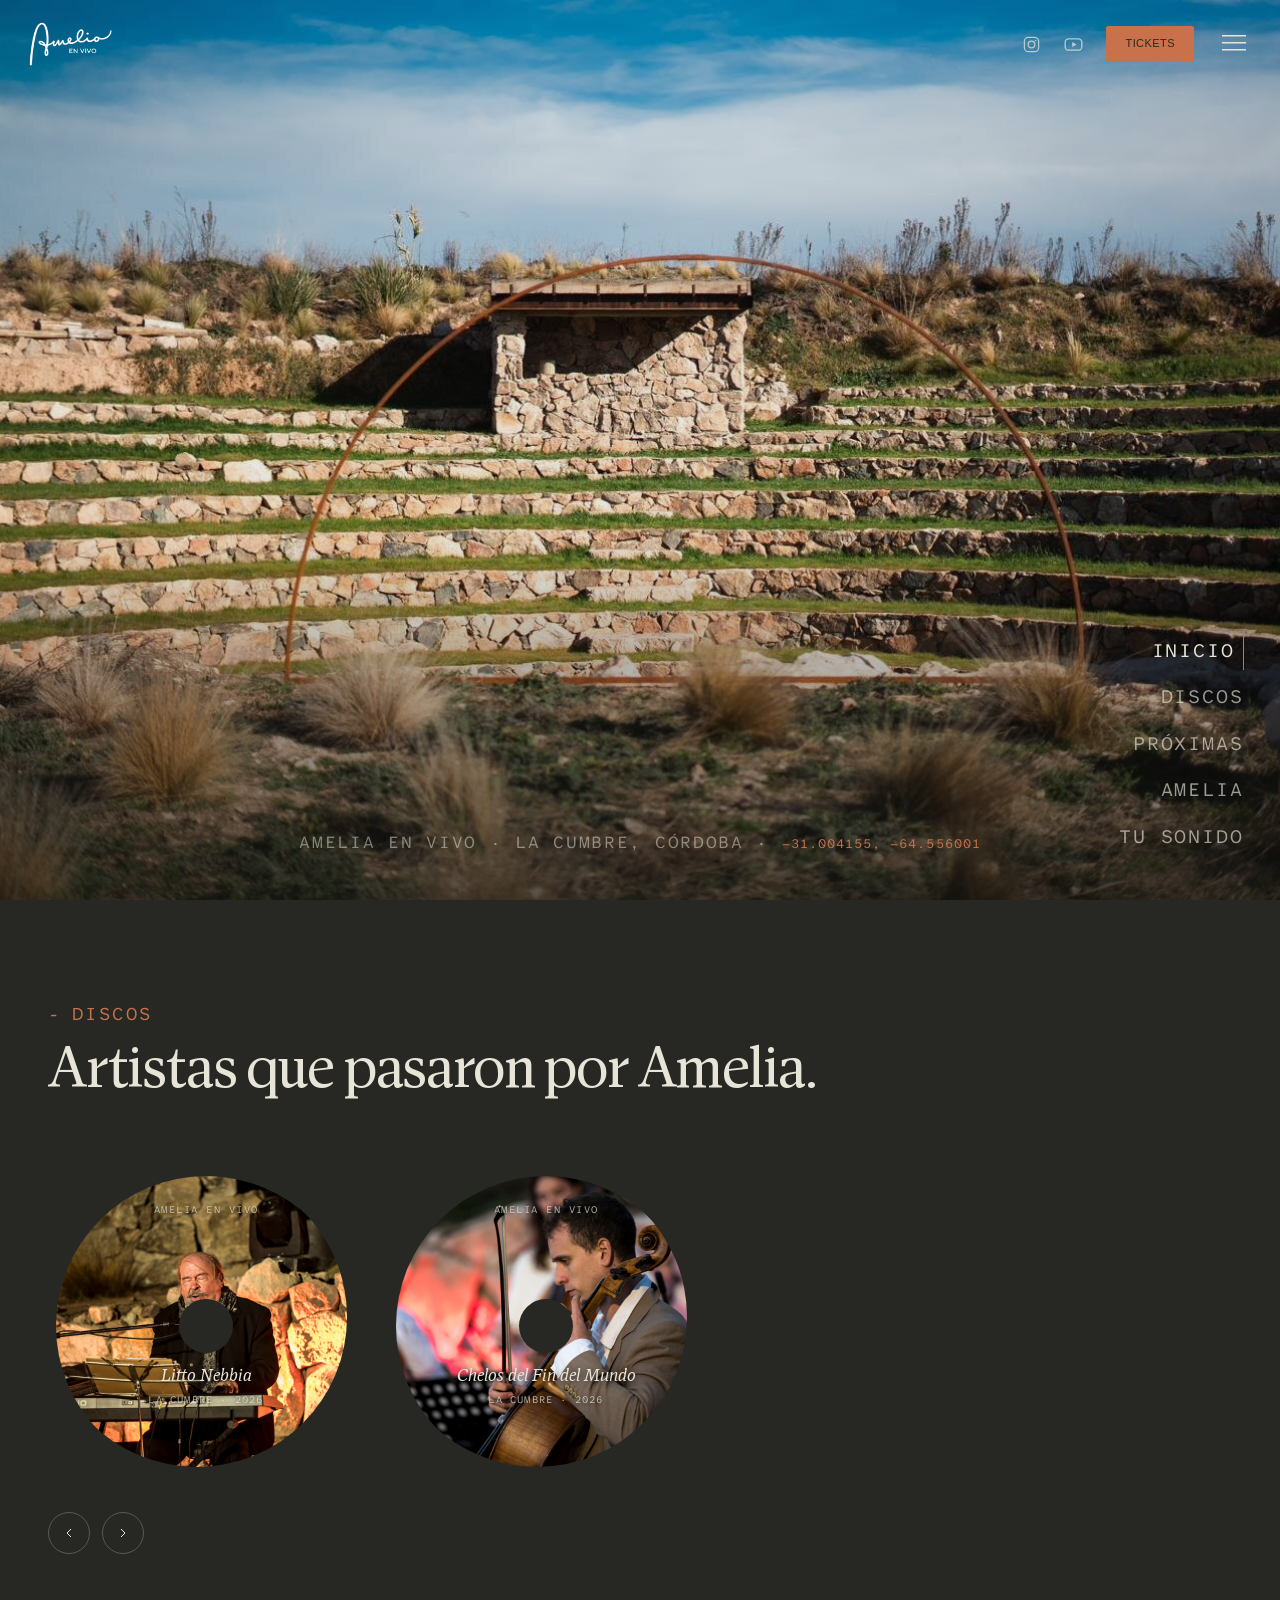
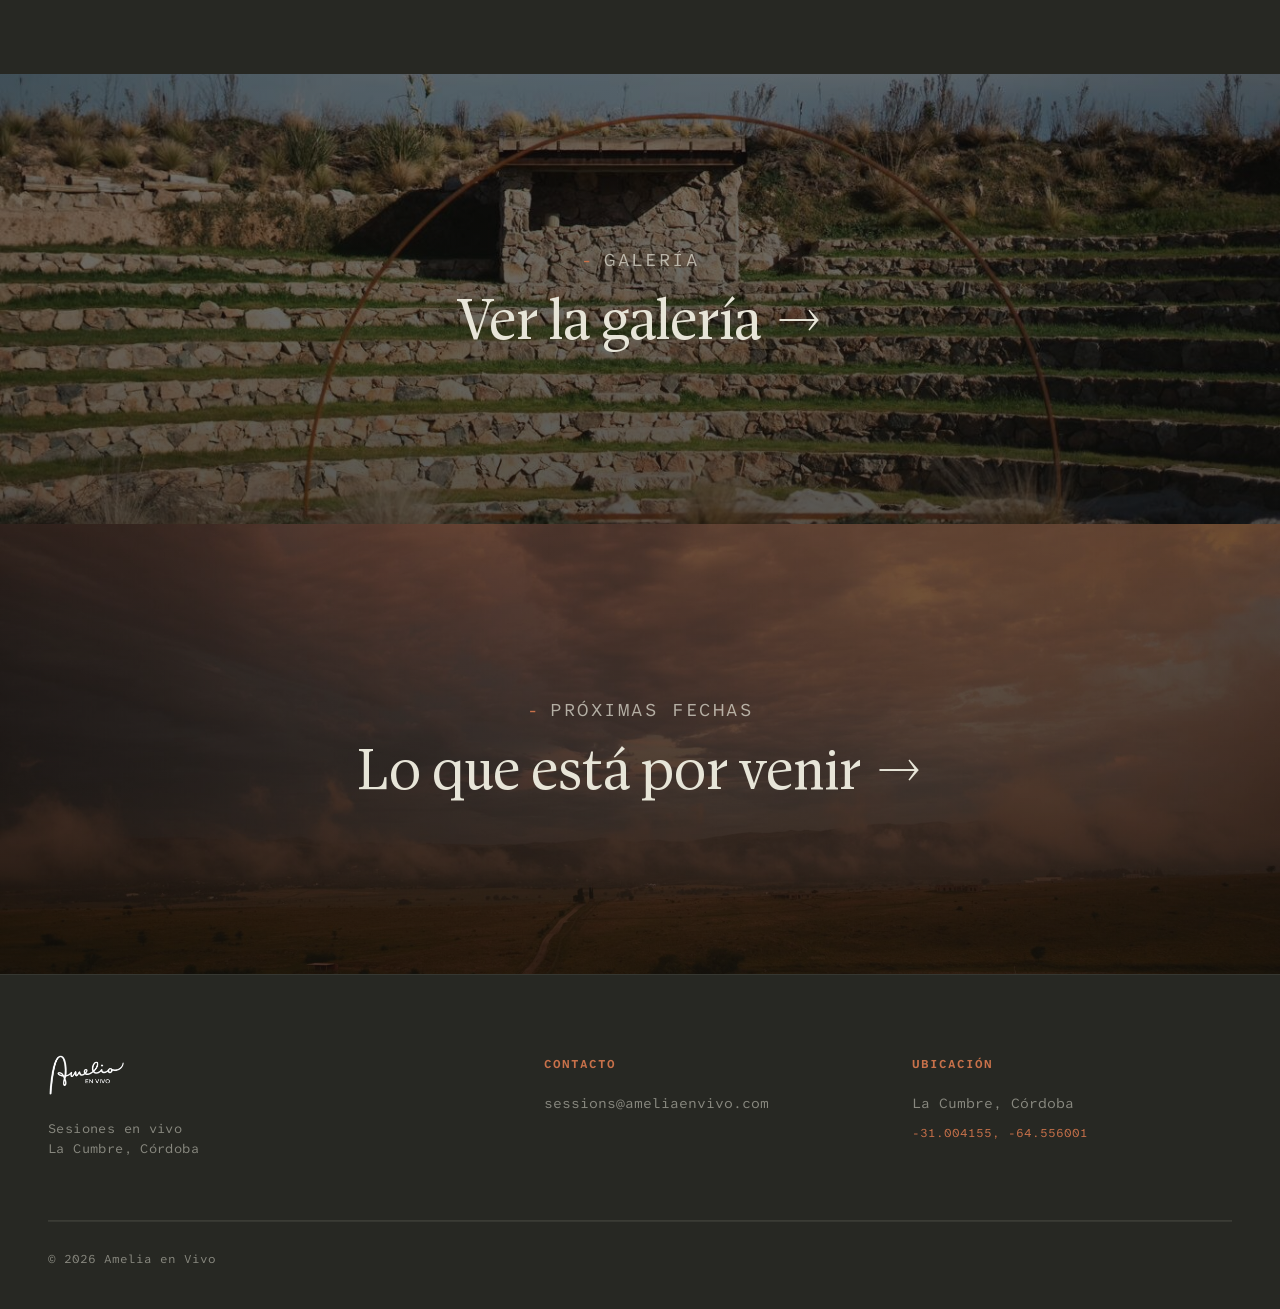
<file: web/index.html>
<!DOCTYPE html>
<html lang="es">
<head>
<meta charset="UTF-8">
<meta name="viewport" content="width=device-width, initial-scale=1.0">
<title>Amelia en Vivo · La Cumbre, Córdoba</title>
<meta name="description" content="Amelia en Vivo. Música en vivo, de cerca. La Cumbre, Córdoba.">
<link rel="icon" type="image/x-icon" href="images/favicon.ico">
<link rel="icon" type="image/png" sizes="512x512" href="images/favicon-512.png">
<link rel="icon" type="image/png" sizes="192x192" href="images/favicon-192.png">
<link rel="apple-touch-icon" sizes="512x512" href="images/favicon-512.png">
<link rel="preconnect" href="https://fonts.googleapis.com">
<link rel="preconnect" href="https://fonts.gstatic.com" crossorigin>
<link rel="stylesheet" href="https://fonts.googleapis.com/css2?family=Atkinson+Hyperlegible+Mono:ital,wght@0,100..900;1,100..900&display=swap">
<link rel="stylesheet" href="css/styles.css">
</head>
<body>
<nav class="nav-colors">
  <a href="index.html" class="nav-colors-logo">
    <img src="images/logo-amelia.png" alt="Amelia en Vivo" style="height:44px;width:auto;">
  </a>
  <div class="nav-colors-right">
    <a href="https://www.instagram.com/ameliaenvivo/" target="_blank" rel="noopener" class="nav-colors-social" aria-label="Instagram">
      <svg width="19" height="19" viewBox="0 0 24 24" fill="none" stroke="currentColor" stroke-width="1.5">
        <rect x="3" y="3" width="18" height="18" rx="5"/>
        <circle cx="12" cy="12" r="4.2"/>
        <circle cx="17.2" cy="6.8" r="0.9" fill="currentColor" stroke="none"/>
      </svg>
    </a>
    <a href="https://www.youtube.com/@AmeliaEnVivo" target="_blank" rel="noopener" class="nav-colors-social" aria-label="YouTube">
      <svg width="21" height="21" viewBox="0 0 24 24" fill="none" stroke="currentColor" stroke-width="1.5">
        <rect x="2.5" y="5.5" width="19" height="13" rx="4"/>
        <path d="M10.5 9.2l5 2.8-5 2.8z" fill="currentColor" stroke="none"/>
      </svg>
    </a>
    <a href="future-sounds.html" class="btn btn-solid nav-colors-tickets">Tickets</a>
    <button class="nav-colors-burger" aria-label="Menú" id="menuOpen">
      <svg width="24" height="16" viewBox="0 0 24 16" fill="none">
        <rect y="0" width="24" height="1.5" fill="currentColor"/>
        <rect y="7" width="24" height="1.5" fill="currentColor"/>
        <rect y="14" width="24" height="1.5" fill="currentColor"/>
      </svg>
    </button>
  </div>
</nav>

<!-- OVERLAY MENU -->
<div class="menu-overlay" id="menuOverlay">
  <div class="menu-overlay-inner">
    <div class="menu-overlay-top">
      <a href="index.html" class="menu-overlay-logo">
        <img src="images/logo-amelia.png" alt="Amelia en Vivo" style="height:44px;width:auto;">
      </a>
      <button class="menu-overlay-close" id="menuClose" aria-label="Cerrar">
        <svg width="20" height="20" viewBox="0 0 20 20" fill="none">
          <path d="M2 2l16 16M18 2L2 18" stroke="currentColor" stroke-width="1.5"/>
        </svg>
      </button>
    </div>
    <nav class="menu-overlay-nav">
      <a href="index.html" class="menu-overlay-link" data-page="index.html">Inicio</a>
      <a href="#discos" class="menu-overlay-link">Discos</a>
      <a href="about.html" class="menu-overlay-link" data-page="about.html">Amelia</a>
      <a href="future-sounds.html" class="menu-overlay-link" data-page="future-sounds.html">Próximas Sesiones</a>
      <a href="your-sound.html" class="menu-overlay-link" data-page="your-sound.html">Tu Sonido</a>
    </nav>
    <div class="menu-overlay-secondary">
      <a href="your-sound.html" class="menu-overlay-cta">Mandá tu demo <span>→</span></a>
      <p class="menu-overlay-cta-sub">Para tener chances de tocar en Amelia</p>
    </div>
    <div class="menu-overlay-bottom">
      <a href="mailto:sessions@ameliaenvivo.com">sessions@ameliaenvivo.com</a>
      <a href="https://instagram.com/ameliaenvivo" target="_blank" rel="noopener">Instagram</a>
    </div>
  </div>
</div>

<!-- HERO VIDEO -->
<header class="hero-colors">
  <div class="hero-colors-bg">
    <img src="images/amelia-31.jpg" alt="Anfiteatro de Amelia en Vivo">
    <div class="hero-colors-overlay"></div>
  </div>

  <nav class="hero-cats">
    <a href="index.html" class="hero-cat active">Inicio</a>
    <a href="#discos" class="hero-cat">Discos</a>
    <a href="future-sounds.html" class="hero-cat">Próximas</a>
    <a href="about.html" class="hero-cat">Amelia</a>
    <a href="your-sound.html" class="hero-cat">Tu Sonido</a>
  </nav>

  <div class="hero-tagline">Amelia en Vivo · La Cumbre, Córdoba · <a href="https://www.google.com/maps/place/Amelia+La+Cumbre/@-31.0041527,-64.5572885,489m/data=!3m1!1e3!4m12!1m5!3m4!2zMzHCsDAwJzE1LjAiUyA2NMKwMzMnMjEuNiJX!8m2!3d-31.004155!4d-64.556001!3m5!1s0x942d9bf448ba1163:0xab26588932212530!8m2!3d-31.0029512!4d-64.556403!16s%2Fg%2F11rp_4b8sm" target="_blank" rel="noopener" class="hero-gps">−31.004155, −64.556001</a></div>
</header>

<!-- DISCOS -->
<section class="bg-black section-pad-lg reveal" id="discos">
  <div class="wrap">
    <div class="section-head-editorial">
      <div class="eyebrow">Discos</div>
      <h2 class="display-title" style="font-size:clamp(30px,4.6vw,62px);">Artistas que pasaron por Amelia.</h2>
    </div>

    <div class="carousel-wrap">
      <div class="carousel">

        <a href="https://www.youtube.com/watch?v=dd43VsST92w" class="cd-card" target="_blank" rel="noopener">
          <div class="cd-disc">
            <div class="cd-label-top">Amelia en vivo</div>
            <img src="images/cd-litto-nebbia.jpg" alt="Litto Nebbia en Amelia en Vivo">
            <div class="cd-overlay-info">
              <div class="cd-overlay-artist">Litto Nebbia</div>
              <div class="cd-overlay-date">La Cumbre · 2026</div>
            </div>
            <div class="cd-hole"></div>
            <div class="cd-play">
              <svg width="18" height="18" viewBox="0 0 24 24" fill="currentColor"><path d="M8 5v14l11-7z"/></svg>
            </div>
          </div>
        </a>

        <a href="https://www.youtube.com/watch?v=DNkb3WUBo3c" class="cd-card" target="_blank" rel="noopener">
          <div class="cd-disc">
            <div class="cd-label-top">Amelia en vivo</div>
            <img src="images/cd-chelos-fin-del-mundo.jpg" alt="Chelos del Fin del Mundo en Amelia en Vivo">
            <div class="cd-overlay-info">
              <div class="cd-overlay-artist">Chelos del Fin del Mundo</div>
              <div class="cd-overlay-date">La Cumbre · 2026</div>
            </div>
            <div class="cd-hole"></div>
            <div class="cd-play">
              <svg width="18" height="18" viewBox="0 0 24 24" fill="currentColor"><path d="M8 5v14l11-7z"/></svg>
            </div>
          </div>
        </a>

      </div>
      <div class="carousel-nav">
        <button class="c-prev" aria-label="Anterior"><svg width="16" height="16" viewBox="0 0 24 24" fill="none" stroke="currentColor" stroke-width="1.5"><path d="M15 18l-6-6 6-6"/></svg></button>
        <button class="c-next" aria-label="Siguiente"><svg width="16" height="16" viewBox="0 0 24 24" fill="none" stroke="currentColor" stroke-width="1.5"><path d="M9 18l6-6-6-6"/></svg></button>
      </div>
    </div>
  </div>
</section>

<!-- GALERÍA (banda) -->
<a href="about.html#galeria" class="galeria-band reveal">
  <img src="images/amelia-31.jpg" alt="Amelia en Vivo" loading="lazy" decoding="async">
  <div class="galeria-band-overlay"></div>
  <div class="galeria-band-text">
    <div class="eyebrow" style="justify-content:center;color:rgba(231,229,216,0.7);">Galería</div>
    <span class="galeria-band-cta">Ver la galería <span>→</span></span>
  </div>
</a>

<!-- PRÓXIMAS FECHAS -->
<a href="future-sounds.html" class="galeria-band reveal">
  <img src="images/atardecer-04.jpg" alt="Próximas sesiones en Amelia en Vivo" loading="lazy" decoding="async">
  <div class="galeria-band-overlay"></div>
  <div class="galeria-band-text">
    <div class="eyebrow" style="justify-content:center;color:rgba(231,229,216,0.7);">Próximas fechas</div>
    <span class="galeria-band-cta">Lo que está por venir <span>→</span></span>
  </div>
</a>

<footer>
  <div class="wrap">
    <div class="footer-grid">
      <div>
        <div class="footer-logo"><img src="images/logo-amelia.png" alt="Amelia en Vivo" style="height:40px;width:auto;"></div>
        <p class="footer-tag">Sesiones en vivo<br>La Cumbre, Córdoba</p>
      </div>
      <div class="footer-col">
        <h4>Contacto</h4>
        <a href="mailto:sessions@ameliaenvivo.com">sessions@ameliaenvivo.com</a>
      </div>
      <div class="footer-col">
        <h4>Ubicación</h4>
        <p>La Cumbre, Córdoba</p>
        <a href="https://www.google.com/maps/place/Amelia+La+Cumbre/@-31.0041527,-64.5572885,489m/data=!3m1!1e3!4m12!1m5!3m4!2zMzHCsDAwJzE1LjAiUyA2NMKwMzMnMjEuNiJX!8m2!3d-31.004155!4d-64.556001!3m5!1s0x942d9bf448ba1163:0xab26588932212530!8m2!3d-31.0029512!4d-64.556403!16s%2Fg%2F11rp_4b8sm" target="_blank" rel="noopener" style="color:var(--accent);font-family:var(--mono);font-size:12px;">-31.004155, -64.556001</a>
      </div>
    </div>
    <div class="divider"></div>
    <div class="footer-bottom">
      <span>© 2026 Amelia en Vivo</span>
    </div>
  </div>
</footer>

<!-- LA CUMBRE GASTRONÓMICA (contenido de tercero) -->
<div class="lcg-modal-overlay" id="lcgModalOverlay">
  <div class="lcg-modal">
    <button class="lcg-modal-close" id="lcgModalClose" aria-label="Cerrar">
      <svg width="16" height="16" viewBox="0 0 20 20" fill="none">
        <path d="M2 2l16 16M18 2L2 18" stroke="currentColor" stroke-width="1.5"/>
      </svg>
    </button>
    <img src="images/lcg-triptico.jpg" alt="La Cumbre Gastronómica" class="lcg-modal-img" loading="lazy" decoding="async">
    <div class="lcg-modal-body">
      <p class="lcg-modal-title">El Foro Gastronómico más importante de Sudamérica. Un encuentro de Cocineros para cocineros.</p>
      <p class="lcg-modal-sub">27, 28 y 29 de octubre en Amelia. Organizado por La Cumbre Gastronómica.</p>
      <a href="https://www.instagram.com/lacumbregastronomica/" target="_blank" rel="noopener" class="lcg-modal-cta">Ver más en Instagram</a>
    </div>
  </div>
</div>

<script src="js/main.js"></script>
<script src="js/lcg-modal.js"></script>
</body>
</html>
</file>
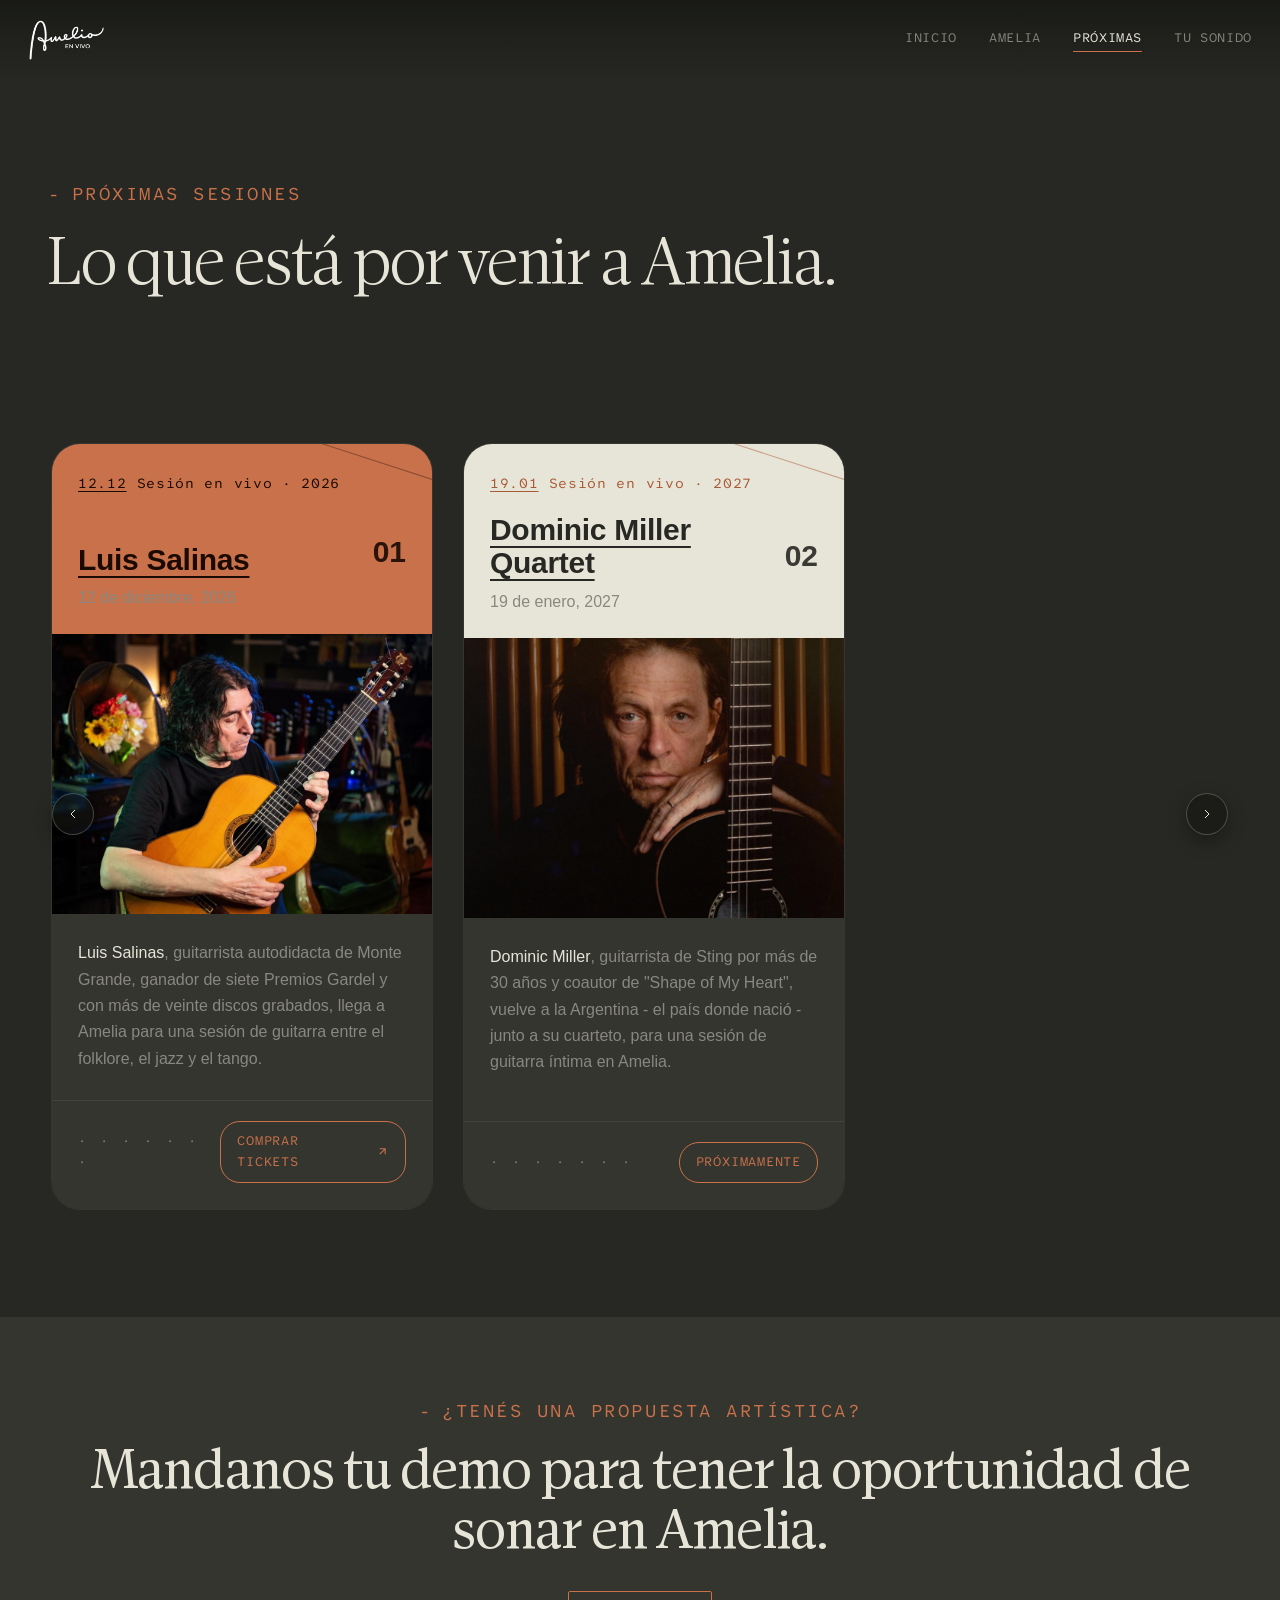
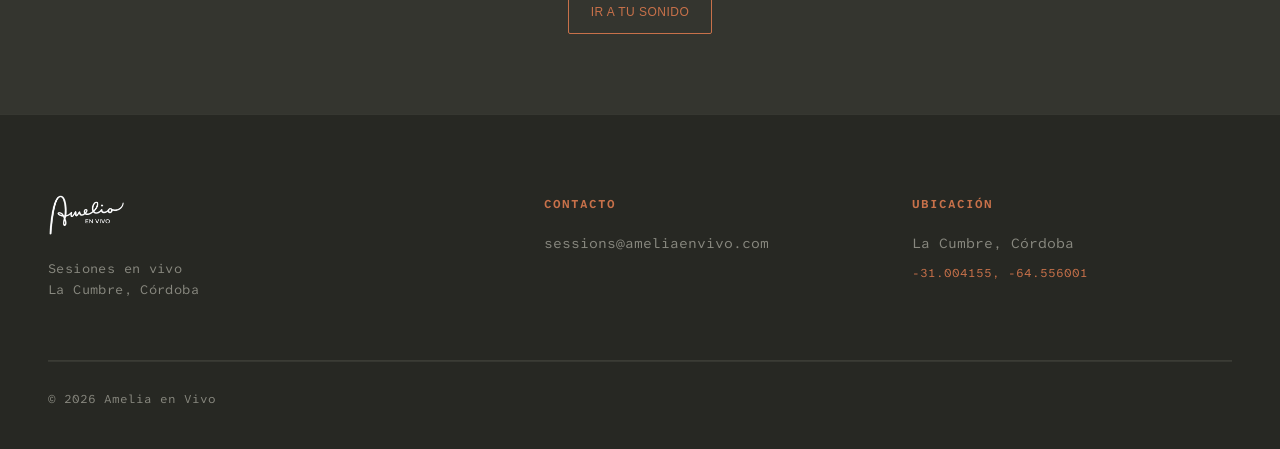
<file: web/future-sounds.html>
<!DOCTYPE html>
<html lang="es">
<head>
<meta charset="UTF-8">
<meta name="viewport" content="width=device-width, initial-scale=1.0">
<title>Próximas Sesiones · Amelia en Vivo</title>
<meta name="description" content="Próximas fechas en Amelia en Vivo: Luis Salinas, Dominic Miller Quartet.">
<link rel="icon" type="image/x-icon" href="images/favicon.ico">
<link rel="icon" type="image/png" sizes="512x512" href="images/favicon-512.png">
<link rel="icon" type="image/png" sizes="192x192" href="images/favicon-192.png">
<link rel="apple-touch-icon" sizes="512x512" href="images/favicon-512.png">
<link rel="preconnect" href="https://fonts.googleapis.com">
<link rel="preconnect" href="https://fonts.gstatic.com" crossorigin>
<link rel="stylesheet" href="https://fonts.googleapis.com/css2?family=Atkinson+Hyperlegible+Mono:ital,wght@0,100..900;1,100..900&display=swap">
<link rel="stylesheet" href="css/styles.css">
</head>
<body>
<nav class="nav-inner">
  <a href="index.html" class="nav-colors-logo">
    <img src="images/logo-amelia.png" alt="Amelia en Vivo" style="height:40px;width:auto;">
  </a>
  <div class="nav-inner-links">
    <a href="index.html" data-page="index.html">Inicio</a>
    <a href="about.html" data-page="about.html">Amelia</a>
    <a href="future-sounds.html" data-page="future-sounds.html" class="active">Próximas</a>
    <a href="your-sound.html" data-page="your-sound.html">Tu Sonido</a>
  </div>
</nav>

<header style="padding:180px 0 60px;background:var(--black);">
  <div class="wrap">
    <div class="eyebrow" style="color:var(--accent);">Próximas Sesiones</div>
    <h1 style="margin-top:18px;font-size:clamp(38px,6vw,68px);">Lo que está por venir a Amelia.</h1>
  </div>
</header>

<section class="bg-black section-pad-sm reveal">
  <div class="wrap">
    <div class="carousel-wrap fs-carousel-wrap">
    <div class="carousel fs-grid">

      <a href="https://feverup.com/m/845633" target="_blank" rel="noopener" class="fs-card fs-coral">
        <div class="fs-top">
          <div class="fs-diag"></div>
          <div class="fs-meta">
            <span class="fs-date">12.12</span>
            <span>Sesión en vivo · 2026</span>
          </div>
          <div class="fs-name-row">
            <h3>Luis Salinas</h3>
            <span class="fs-num">01</span>
          </div>
          <p class="fs-sub">12 de diciembre, 2026</p>
        </div>
        <div class="fs-img"><img src="images/artist-luis-salinas.jpg" alt="Luis Salinas"></div>
        <div class="fs-bio">
          <p><b>Luis Salinas</b>, guitarrista autodidacta de Monte Grande, ganador de siete Premios Gardel y con más de veinte discos grabados, llega a Amelia para una sesión de guitarra entre el folklore, el jazz y el tango.</p>
        </div>
        <div class="fs-bottom">
          <div class="fs-dots">&middot; &middot; &middot;  &middot; &middot;  &middot; &middot;</div>
          <div class="fs-ticket-btn"><span>Comprar tickets</span> <svg width="13" height="13" viewBox="0 0 24 24" fill="none" stroke="currentColor" stroke-width="2"><path d="M7 17L17 7M7 7h10v10"/></svg></div>
        </div>
      </a>

      <div class="fs-card fs-beige">
        <div class="fs-top">
          <div class="fs-diag"></div>
          <div class="fs-meta">
            <span class="fs-date">19.01</span>
            <span>Sesión en vivo · 2027</span>
          </div>
          <div class="fs-name-row">
            <h3>Dominic Miller<br>Quartet</h3>
            <span class="fs-num">02</span>
          </div>
          <p class="fs-sub">19 de enero, 2027</p>
        </div>
        <div class="fs-img"><img src="images/artist-dominic-miller.jpg" alt="Dominic Miller Quartet"></div>
        <div class="fs-bio">
          <p><b>Dominic Miller</b>, guitarrista de Sting por más de 30 años y coautor de "Shape of My Heart", vuelve a la Argentina - el país donde nació - junto a su cuarteto, para una sesión de guitarra íntima en Amelia.</p>
        </div>
        <div class="fs-bottom">
          <div class="fs-dots">&middot; &middot; &middot;  &middot; &middot;  &middot; &middot;</div>
          <div class="fs-ticket-btn"><span>Próximamente</span></div>
        </div>
      </div>

    </div>
    <div class="carousel-nav">
      <button class="c-prev" aria-label="Anterior"><svg width="16" height="16" viewBox="0 0 24 24" fill="none" stroke="currentColor" stroke-width="1.5"><path d="M15 18l-6-6 6-6"/></svg></button>
      <button class="c-next" aria-label="Siguiente"><svg width="16" height="16" viewBox="0 0 24 24" fill="none" stroke="currentColor" stroke-width="1.5"><path d="M9 18l6-6-6-6"/></svg></button>
    </div>
    </div>
  </div>
</section>

<section class="bg-soft section-pad-sm reveal">
  <div class="wrap" style="text-align:center;">
    <p class="eyebrow" style="justify-content:center;">¿Tenés una propuesta artística?</p>
    <h2 style="margin-top:16px;">Mandanos tu demo para tener la oportunidad de sonar en Amelia.</h2>
    <a href="your-sound.html" class="btn" style="margin-top:28px;">Ir a Tu Sonido</a>
  </div>
</section>

<footer>
  <div class="wrap">
    <div class="footer-grid">
      <div>
        <div class="footer-logo"><img src="images/logo-amelia.png" alt="Amelia en Vivo" style="height:40px;width:auto;"></div>
        <p class="footer-tag">Sesiones en vivo<br>La Cumbre, Córdoba</p>
      </div>
      <div class="footer-col">
        <h4>Contacto</h4>
        <a href="mailto:sessions@ameliaenvivo.com">sessions@ameliaenvivo.com</a>
      </div>
      <div class="footer-col">
        <h4>Ubicación</h4>
        <p>La Cumbre, Córdoba</p>
        <a href="https://www.google.com/maps/place/Amelia+La+Cumbre/@-31.0041527,-64.5572885,489m/data=!3m1!1e3!4m12!1m5!3m4!2zMzHCsDAwJzE1LjAiUyA2NMKwMzMnMjEuNiJX!8m2!3d-31.004155!4d-64.556001!3m5!1s0x942d9bf448ba1163:0xab26588932212530!8m2!3d-31.0029512!4d-64.556403!16s%2Fg%2F11rp_4b8sm" target="_blank" rel="noopener" style="color:var(--accent);font-family:var(--mono);font-size:12px;">-31.004155, -64.556001</a>
      </div>
    </div>
    <div class="divider"></div>
    <div class="footer-bottom">
      <span>© 2026 Amelia en Vivo</span>
    </div>
  </div>
</footer>

<script src="js/main.js"></script>
</body>
</html>
</file>
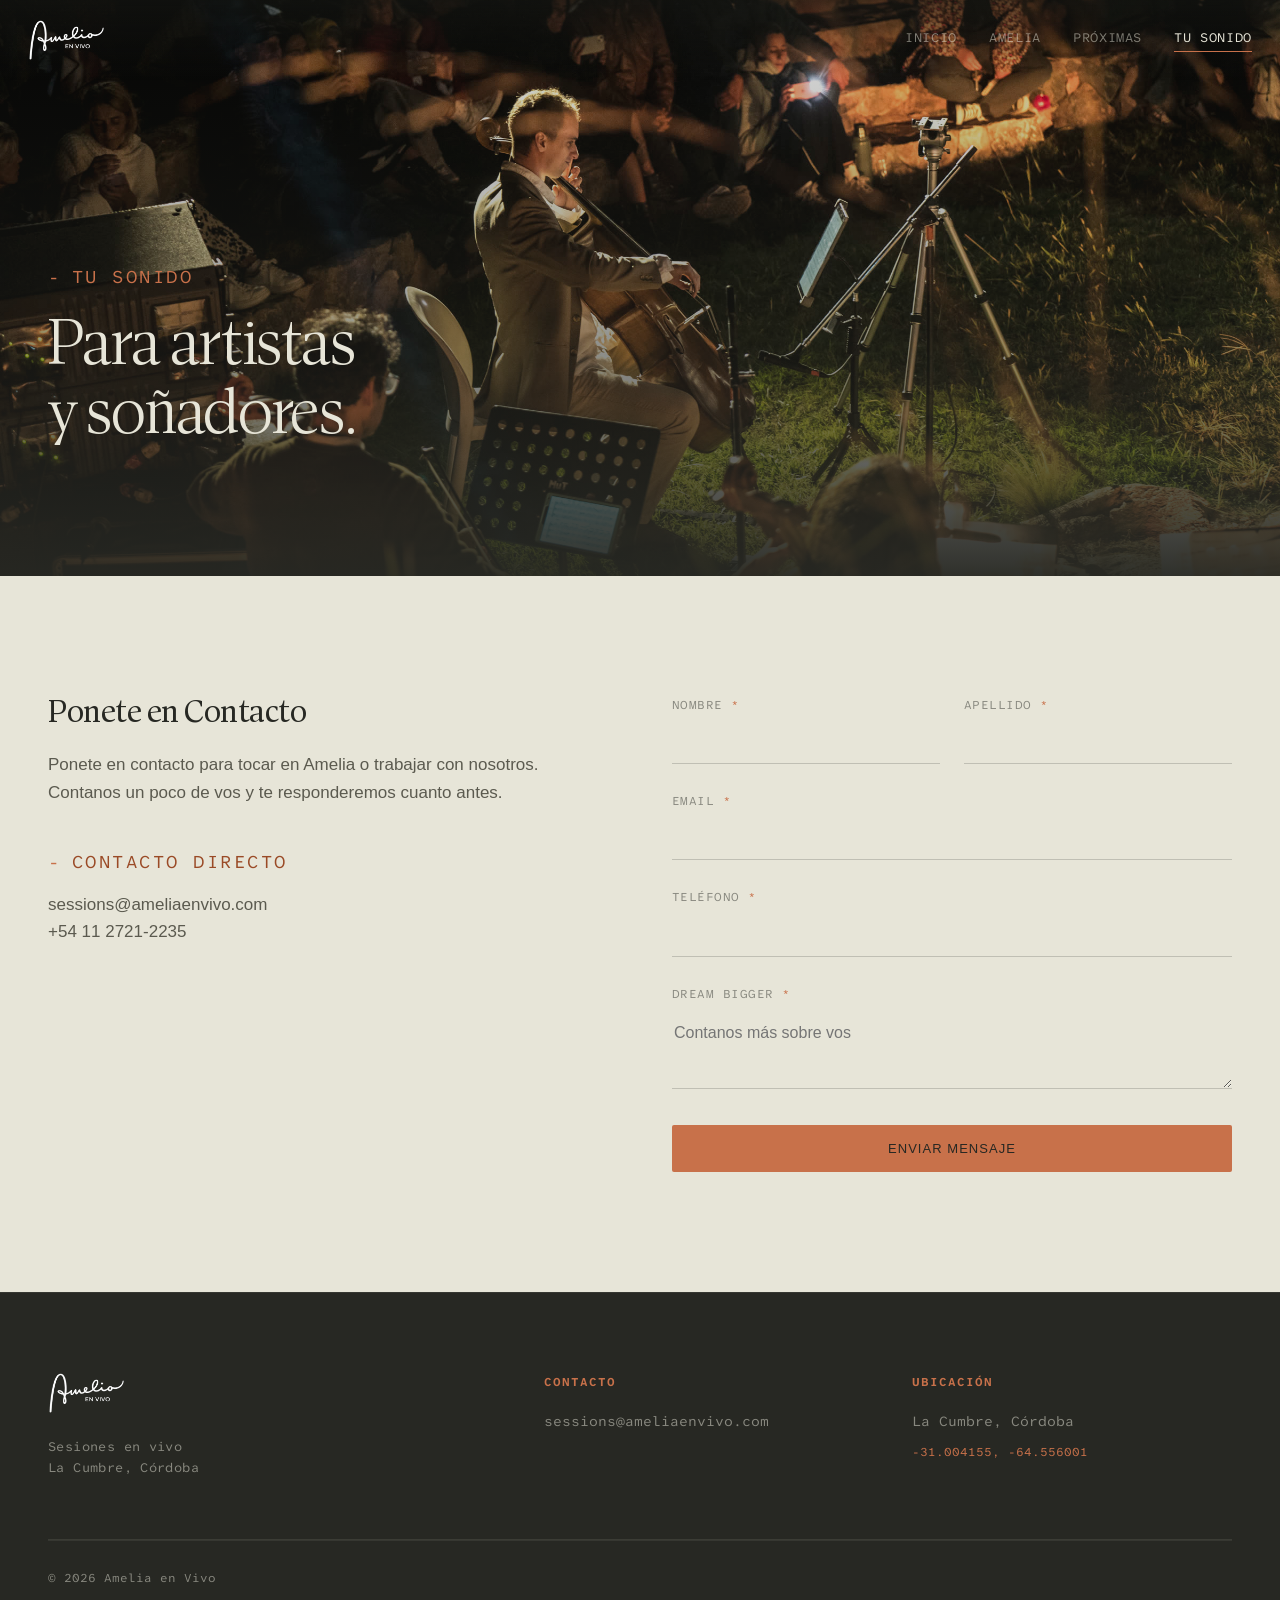
<file: web/your-sound.html>
<!DOCTYPE html>
<html lang="es">
<head>
<meta charset="UTF-8">
<meta name="viewport" content="width=device-width, initial-scale=1.0">
<title>Tu Sonido · Amelia en Vivo</title>
<meta name="description" content="Mandanos tu demo para tocar en Amelia en Vivo. La Cumbre, Córdoba.">
<link rel="icon" type="image/x-icon" href="images/favicon.ico">
<link rel="icon" type="image/png" sizes="512x512" href="images/favicon-512.png">
<link rel="icon" type="image/png" sizes="192x192" href="images/favicon-192.png">
<link rel="apple-touch-icon" sizes="512x512" href="images/favicon-512.png">
<link rel="preconnect" href="https://fonts.googleapis.com">
<link rel="preconnect" href="https://fonts.gstatic.com" crossorigin>
<link rel="stylesheet" href="https://fonts.googleapis.com/css2?family=Atkinson+Hyperlegible+Mono:ital,wght@0,100..900;1,100..900&display=swap">
<link rel="stylesheet" href="css/styles.css">
</head>
<body>
<nav class="nav-inner">
  <a href="index.html" class="nav-colors-logo">
    <img src="images/logo-amelia.png" alt="Amelia en Vivo" style="height:40px;width:auto;">
  </a>
  <div class="nav-inner-links">
    <a href="index.html" data-page="index.html">Inicio</a>
    <a href="about.html" data-page="about.html">Amelia</a>
    <a href="future-sounds.html" data-page="future-sounds.html">Próximas</a>
    <a href="your-sound.html" data-page="your-sound.html" class="active">Tu Sonido</a>
  </div>
</nav>




<header class="hero" style="min-height:64vh;">
  <div class="hero-bg" style="background-image:url('images/show-your-sound-bg.jpg'); background-position:center 40%;"></div>
  <div class="hero-content">
    <div class="eyebrow">Tu Sonido</div>
    <h1 style="font-size:clamp(34px,5.5vw,64px);">Para artistas<br>y soñadores.</h1>
  </div>
</header>

<section class="bg-beige section-pad">
  <div class="wrap">
    <div class="form-grid">
      <div>
        <h2 style="font-size:32px;">Ponete en Contacto</h2>
        <p style="margin-top:20px;font-size:17px;line-height:1.7;">Ponete en contacto para tocar en Amelia o trabajar con nosotros. Contanos un poco de vos y te responderemos cuanto antes.</p>

        <div class="eyebrow" style="margin-top:40px;margin-bottom:14px;color:#9a4a26;">Contacto directo</div>
        <p style="color:#5b5a4f;">sessions@ameliaenvivo.com<br>+54 11 2721-2235</p>
      </div>

      <form id="sound-form" action="https://formspree.io/f/mpqgqbpd" method="POST" novalidate>
        <div class="form-banner" id="form-banner"></div>

        <div class="field-row">
          <div class="field" data-field="firstName">
            <label>Nombre <span class="req">*</span></label>
            <input type="text" name="Nombre" style="color:#272823;border-color:rgba(39,40,35,0.2);">
            <div class="field-error-msg">Falta completar el nombre.</div>
          </div>
          <div class="field" data-field="lastName">
            <label>Apellido <span class="req">*</span></label>
            <input type="text" name="Apellido" style="color:#272823;border-color:rgba(39,40,35,0.2);">
            <div class="field-error-msg">Falta completar el apellido.</div>
          </div>
        </div>
        <div class="field" data-field="email">
          <label>Email <span class="req">*</span></label>
          <input type="email" name="Email" style="color:#272823;border-color:rgba(39,40,35,0.2);">
          <div class="field-error-msg">Falta un email válido.</div>
        </div>
        <div class="field" data-field="phone">
          <label>Teléfono <span class="req">*</span></label>
          <input type="tel" name="Teléfono" style="color:#272823;border-color:rgba(39,40,35,0.2);">
          <div class="field-error-msg">Falta completar el teléfono.</div>
        </div>
        <div class="field" data-field="message">
          <label>Dream Bigger <span class="req">*</span></label>
          <textarea rows="3" name="Mensaje" placeholder="Contanos más sobre vos" style="color:#272823;border-color:rgba(39,40,35,0.2);"></textarea>
          <div class="field-error-msg">Falta contarnos un poco de vos.</div>
        </div>
        <input type="hidden" name="_replyto" value="">
        <input type="hidden" name="_subject" value="Nuevo contacto desde ameliaenvivo.com">
        <button type="submit" class="submit-btn">Enviar mensaje</button>
      </form>
    </div>
  </div>
</section>

<footer>
  <div class="wrap">
    <div class="footer-grid">
      <div>
        <div class="footer-logo"><img src="images/logo-amelia.png" alt="Amelia en Vivo" style="height:40px;width:auto;"></div>
        <p class="footer-tag">Sesiones en vivo<br>La Cumbre, Córdoba</p>
      </div>
      <div class="footer-col">
        <h4>Contacto</h4>
        <a href="mailto:sessions@ameliaenvivo.com">sessions@ameliaenvivo.com</a>
      </div>
      <div class="footer-col">
        <h4>Ubicación</h4>
        <p>La Cumbre, Córdoba</p>
        <a href="https://www.google.com/maps/place/Amelia+La+Cumbre/@-31.0041527,-64.5572885,489m" target="_blank" rel="noopener" style="color:var(--accent);font-family:var(--mono);font-size:12px;">-31.004155, -64.556001</a>
      </div>
    </div>
    <div class="divider"></div>
    <div class="footer-bottom">
      <span>© 2026 Amelia en Vivo</span>
    </div>
  </div>
</footer>

<script src="js/main.js"></script>
</body>
</html>
</file>
<file: web/css/styles.css>
/* Fonts: Atkinson Hyperlegible Mono (libre, cargada via <link> en el <head>) + Antonia (licencia Atipo, cortes ópticos H1/H2/H3/Text) */

@font-face{
  font-family:'AntoniaH1';
  src:url('../fonts/AntoniaH1-Regular.woff2') format('woff2'),
      url('../fonts/AntoniaH1-Regular.woff') format('woff');
  font-weight:400;font-style:normal;font-display:swap;
}
@font-face{
  font-family:'AntoniaH1';
  src:url('../fonts/AntoniaH1-RegularItalic.woff2') format('woff2'),
      url('../fonts/AntoniaH1-RegularItalic.woff') format('woff');
  font-weight:400;font-style:italic;font-display:swap;
}
@font-face{
  font-family:'AntoniaH2';
  src:url('../fonts/AntoniaH2-Regular.woff2') format('woff2'),
      url('../fonts/AntoniaH2-Regular.woff') format('woff');
  font-weight:400;font-style:normal;font-display:swap;
}
@font-face{
  font-family:'AntoniaH2';
  src:url('../fonts/AntoniaH2-RegularItalic.woff2') format('woff2'),
      url('../fonts/AntoniaH2-RegularItalic.woff') format('woff');
  font-weight:400;font-style:italic;font-display:swap;
}
@font-face{
  font-family:'AntoniaH3';
  src:url('../fonts/AntoniaH3-Regular.woff2') format('woff2'),
      url('../fonts/AntoniaH3-Regular.woff') format('woff');
  font-weight:400;font-style:normal;font-display:swap;
}
@font-face{
  font-family:'AntoniaH3';
  src:url('../fonts/AntoniaH3-RegularItalic.woff2') format('woff2'),
      url('../fonts/AntoniaH3-RegularItalic.woff') format('woff');
  font-weight:400;font-style:italic;font-display:swap;
}
@font-face{
  font-family:'AntoniaText';
  src:url('../fonts/AntoniaText-Regular.woff2') format('woff2'),
      url('../fonts/AntoniaText-Regular.woff') format('woff');
  font-weight:400;font-style:normal;font-display:swap;
}
@font-face{
  font-family:'AntoniaText';
  src:url('../fonts/AntoniaText-RegularItalic.woff2') format('woff2'),
      url('../fonts/AntoniaText-RegularItalic.woff') format('woff');
  font-weight:400;font-style:italic;font-display:swap;
}

:root{
  --black: #272823;
  --black-soft: #34352f;
  --beige: #E7E5D8;
  --beige-deep: #DCD9C8;
  --gray: #88887F;
  --accent: #C8714A;   /* Terracota */
  --coral: #C8714A;   /* alias para compatibilidad */
  --accent-dark: #A85A35;  /* Terracota oscura */
  --coral-deep: #A85A35;  /* alias para compatibilidad */
  --green: #455B5C;
  --blue: #5E7F92;
  --mustard: #D9A458;
  --olive: #5C501C;    /* Oliva oficial brandbook */
  --blue-brand: #628599; /* Azul-gris oficial brandbook */
  --amber: #E7B05F;     /* Ámbar (reservado) */

  --serif: 'AntoniaH2', Georgia, serif;
  --serif-h1: 'AntoniaH1', Georgia, serif;
  --serif-h3: 'AntoniaH3', Georgia, serif;
  --serif-text: 'AntoniaText', Georgia, serif;
  --sans: 'Helvetica Neue', Helvetica, Arial, sans-serif;
  --mono: 'Atkinson Hyperlegible Mono', 'Courier New', monospace;

  --max: 1280px;
}

*{margin:0;padding:0;box-sizing:border-box;}

html{scroll-behavior:smooth;}

body{
  background:var(--black);
  color:var(--beige);
  font-family:var(--sans);
  font-size:17px;
  line-height:1.6;
  -webkit-font-smoothing:antialiased;
  overflow-x:hidden;
}

a{color:inherit;text-decoration:none;}

img{display:block;max-width:100%;}

.wrap{max-width:var(--max);margin:0 auto;padding:0 48px;}

/* ---------- Eyebrow / mono labels ---------- */
.eyebrow{
  font-family:var(--mono);
  font-size:18px;
  letter-spacing:0.14em;
  text-transform:uppercase;
  color:var(--accent);
  display:flex;
  align-items:center;
  gap:10px;
}
.eyebrow::before{
  content:'-';
  color:var(--accent);
  font-family:var(--mono);
  display:inline-block;
}

/* ---------- Headings ---------- */
h1,h2,h3{
  font-family:var(--serif);
  font-weight:400;
  line-height:1.08;
  letter-spacing:-0.01em;
}
h1{font-family:var(--serif-h1); font-size:clamp(44px,7.5vw,96px); letter-spacing:-0.02em;}
h2{font-size:clamp(32px,4.5vw,56px); letter-spacing:-0.015em;}
h3{font-family:var(--serif-h3); font-size:clamp(21px,2.4vw,30px);font-style:italic;font-weight:400;}

p{color:var(--gray);}
p.lead{font-size:20px;line-height:1.7;color:#C9C7B8; font-weight:300;}

/* ---------- Nav ---------- */
.nav{
  position:fixed;top:0;left:0;right:0;z-index:100;
  background:rgba(39,40,35,0.88);
  backdrop-filter:blur(10px);
  border-bottom:1px solid rgba(231,229,216,0.08);
}
.nav .wrap{
  display:grid;
  grid-template-columns:1fr auto 1fr;
  align-items:center;
  height:84px;
  gap:24px;
}
.nav-links{display:flex;gap:36px;align-items:center;}
.nav-links a{
  font-family:var(--sans);
  font-size:15px;
  letter-spacing:0.02em;
  color:var(--gray);
  position:relative;
  padding:6px 0;
  transition:color .25s ease;
}
.nav-links a:hover, .nav-links a.active{color:var(--beige);}
.nav-links a.active::after{
  content:'';
  position:absolute;left:0;bottom:-2px;
  width:100%;height:1px;
  background:var(--accent);
}
.nav-logo{
  display:flex;align-items:center;justify-content:center;
  padding:0 10px; /* área de protección: 1/5 de altura del logo (51px/5≈10px) */
}
.nav-logo svg{height:38px;width:auto;}
.nav-right-group{display:flex;align-items:center;justify-content:flex-end;gap:36px;}
.nav-right{display:flex;align-items:center;gap:24px;}
.icon-link{width:18px;height:18px;color:var(--gray);transition:color .2s;}
.icon-link:hover{color:var(--beige);}
.btn{
  font-family:var(--sans);
  font-size:12px;
  letter-spacing:0.04em;
  text-transform:uppercase;
  padding:11px 22px;
  border-radius:2px;
  border:1px solid var(--coral);
  color:var(--coral);
  background:transparent;
  cursor:pointer;
  transition:all .25s ease;
  display:inline-block;
}
.btn:hover{background:var(--accent);color:var(--black);}
.btn-solid{background:var(--accent);color:var(--black);}
.btn-solid:hover{background:var(--accent-dark);border-color:var(--accent-dark);color:#E7E5D8;}

.nav-toggle{display:none;background:none;border:none;color:var(--beige);cursor:pointer;}

/* ---------- Hero ---------- */
.hero{
  position:relative;
  min-height:100vh;
  display:flex;
  align-items:flex-end;
  overflow:hidden;
}
.hero-bg{
  position:absolute;inset:0;
  background-size:cover;
  background-position:center 30%;
  animation:slowzoom 26s ease-in-out infinite alternate;
}
@keyframes slowzoom{
  from{transform:scale(1);}
  to{transform:scale(1.06);}
}
.hero-bg::after{
  content:'';
  position:absolute;inset:0;
  background:linear-gradient(180deg, rgba(39,40,35,0.15) 0%, rgba(39,40,35,0.45) 55%, rgba(39,40,35,0.96) 100%);
}
.hero-content{
  position:relative;z-index:2;
  width:100%;
  padding:0 48px 100px;
  max-width:var(--max);
  margin:0 auto;
}
.hero h1{color:var(--beige);margin:18px 0 28px;max-width:880px;}
.hero-meta{
  display:flex;gap:40px;flex-wrap:wrap;
  font-family:var(--mono);font-size:13px;color:var(--gray);
  letter-spacing:0.03em;
}
.hero-meta strong{color:var(--beige);font-weight:500;}
.scroll-cue{
  position:absolute;bottom:36px;right:48px;z-index:2;
  font-family:var(--mono);font-size:11px;color:var(--gray);
  display:flex;flex-direction:column;align-items:center;gap:10px;
  letter-spacing:0.1em;text-transform:uppercase;
}
.scroll-cue .line{width:1px;height:36px;background:linear-gradient(var(--accent),transparent);animation:pulse 2s ease-in-out infinite;}
@keyframes pulse{0%,100%{opacity:.4;}50%{opacity:1;}}

/* ---------- Sections ---------- */
section{position:relative;}
.section-pad{padding:120px 0;}
.section-pad-sm{padding:80px 0;}
.bg-beige{background:var(--beige);color:var(--black);}
.bg-beige p{color:#5b5a4f;}
.bg-beige .eyebrow{color:var(--coral-deep);}
.bg-black{background:var(--black);}
.bg-soft{background:var(--black-soft);}

.section-head{margin-bottom:64px;max-width:680px;}
.section-head h2{margin-top:14px;}

/* ---------- Grid helpers ---------- */
.grid-2{display:grid;grid-template-columns:1fr 1fr;gap:64px;align-items:center;}
.grid-3{display:grid;grid-template-columns:repeat(3,1fr);gap:32px;}

/* ---------- About teaser (home) ---------- */
.about-teaser-img{position:relative;overflow:hidden;border-radius:2px;}
.about-teaser-img img,
.about-teaser-img video{width:100%;height:560px;object-fit:cover;object-position:center bottom;display:block;}
.about-teaser-img{cursor:pointer;}
.about-teaser-img .vid-play{
  position:absolute;top:50%;left:50%;
  width:74px;height:74px;margin:-37px 0 0 -37px;
  border-radius:50%;
  background:rgba(39,40,35,0.55);
  border:1px solid rgba(231,229,216,0.5);
  display:flex;align-items:center;justify-content:center;
  color:var(--beige);
  transition:all .25s ease;
  z-index:2;
  pointer-events:none;
}
.about-teaser-img:hover .vid-play{background:var(--accent);border-color:var(--accent);transform:scale(1.06);}
.about-teaser-img.is-playing .vid-play{opacity:0;}
.friends-list{margin-top:36px;display:grid;grid-template-columns:1fr 1fr;gap:10px 32px;}
.friends-list div{
  font-family:var(--mono);font-size:13px;
  padding:10px 0;border-bottom:1px solid rgba(231,229,216,0.1);
  display:flex;justify-content:space-between;gap:16px;color:var(--gray);
}
.friends-list div b{color:var(--beige);font-weight:500;font-family:var(--sans);font-size:14px;}
.friends-list div a{color:var(--gray);transition:color .2s;}
.friends-list div a:hover{color:var(--accent);}

/* ---------- Carousel (sessions) ---------- */
.carousel-wrap{position:relative;}
.carousel{
  display:flex;gap:40px;overflow-x:auto;scroll-snap-type:x mandatory;
  padding:20px 8px 28px;
  scrollbar-width:none;
}
.carousel::-webkit-scrollbar{display:none;}

/* CD component */
.cd-card{
  flex:0 0 auto;width:300px;scroll-snap-align:start;
  display:block;
  text-decoration:none;
}
.cd-disc{
  position:relative;
  width:300px;height:300px;
  border-radius:50%;
  overflow:hidden;
  background:transparent;
  transition:transform .4s ease, box-shadow .4s ease;
  box-shadow:none;
}
.cd-card:hover .cd-disc{transform:scale(1.035) rotate(8deg);box-shadow:none;}
.cd-disc img{
  width:106%;height:106%;object-fit:cover;
  margin:-3%;
  filter:brightness(0.88) saturate(1.05) blur(0.4px);
  transition:filter .4s ease;
}
.cd-card:hover .cd-disc img{filter:brightness(0.92) saturate(1.05) blur(0px);}
.cd-disc::before{
  content:'';
  position:absolute;inset:0;
  background:
    repeating-radial-gradient(circle at 50% 50%, rgba(255,255,255,0.05) 0px, rgba(255,255,255,0.05) 1px, transparent 2px, transparent 38px);
  pointer-events:none;
}
.cd-label-top{
  position:absolute;top:26px;left:0;right:0;text-align:center;
  font-family:var(--mono);font-size:10px;letter-spacing:0.15em;
  color:rgba(231,229,216,0.75);text-transform:uppercase;
  z-index:2;
  text-shadow:0 1px 3px rgba(0,0,0,0.5);
}
.cd-hole{
  position:absolute;top:50%;left:50%;
  width:54px;height:54px;
  margin:-27px 0 0 -27px;
  border-radius:50%;
  background:var(--black);
  z-index:2;
  box-shadow:none;
}
.cd-play{
  position:absolute;top:50%;left:50%;
  width:54px;height:54px;
  margin:-27px 0 0 -27px;
  border-radius:50%;
  z-index:3;
  display:flex;align-items:center;justify-content:center;
  color:var(--beige);opacity:0;
  transition:opacity .25s ease;
}
.cd-card:hover .cd-play{opacity:1;}
.cd-card:hover .cd-hole{background:rgba(20,21,18,0.6);}
.cd-info{padding-top:20px;text-align:center;}
.cd-info .tag{font-family:var(--mono);font-size:11px;color:var(--accent);letter-spacing:0.06em;text-transform:uppercase;}
.cd-info h3{margin-top:6px;font-style:normal;font-size:21px;color:var(--beige);}

.carousel-nav{display:flex;gap:12px;margin-top:8px;}
.carousel-nav button{
  width:42px;height:42px;border-radius:50%;border:1px solid rgba(231,229,216,0.25);
  background:none;color:var(--beige);cursor:pointer;display:flex;align-items:center;justify-content:center;
  transition:all .2s;
}
.carousel-nav button:hover{border-color:var(--accent);color:var(--accent);}

/* Flechas del carrusel de próximas sesiones: a la altura de la foto, una a cada lado */
.fs-carousel-wrap .carousel-nav{
  position:absolute;
  top:374px;
  transform:translateY(-50%);
  left:0;right:0;
  margin-top:0;
  justify-content:space-between;
  padding:0 4px;
  pointer-events:none;
  z-index:5;
}
.fs-carousel-wrap .carousel-nav button{
  pointer-events:all;
  background:rgba(20,21,18,0.6);
  backdrop-filter:blur(2px);
  box-shadow:0 6px 18px rgba(0,0,0,0.35);
}

/* ---------- Galería band (home → galería) ---------- */
.galeria-band{
  position:relative;display:block;
  height:50vh;min-height:300px;overflow:hidden;
}
.galeria-band img{
  width:100%;height:100%;object-fit:cover;
  filter:brightness(0.62);
  transition:transform .6s ease, filter .4s ease;
}
.galeria-band:hover img{transform:scale(1.04);filter:brightness(0.72);}
.galeria-band-overlay{
  position:absolute;inset:0;
  background:linear-gradient(rgba(20,21,18,0.25),rgba(20,21,18,0.5));
}
.galeria-band-text{
  position:absolute;inset:0;z-index:2;
  display:flex;flex-direction:column;align-items:center;justify-content:center;gap:18px;
}
.galeria-band-cta{
  font-family:var(--serif);font-weight:400;
  font-size:clamp(30px,4.5vw,58px);
  color:var(--beige);line-height:1;
  display:flex;align-items:center;gap:14px;
}
.galeria-band-cta span{display:inline-block;transition:transform .25s ease;}
.galeria-band:hover .galeria-band-cta span{transform:translateX(8px);}

/* ---------- Gallery grid ---------- */
.gallery{
  display:grid;
  grid-template-columns:repeat(4,1fr);
  grid-auto-rows:200px;
  gap:14px;
}
.gallery img{width:100%;height:100%;object-fit:cover;border-radius:2px;}
.gallery .g-big{grid-column:span 2;grid-row:span 2;}
.gallery .g-tall{grid-row:span 2;}

/* ---------- Future Sounds cards - carrusel horizontal ---------- */
.fs-grid{
  display:flex;gap:32px;
  overflow-x:auto;scroll-snap-type:x mandatory;
  padding:4px 4px 28px;
  scrollbar-width:none;
}
.fs-grid::-webkit-scrollbar{display:none;}
.fs-card{
  flex:0 0 380px;
  scroll-snap-align:start;
  display:flex;flex-direction:column;
  border-radius:28px;
  overflow:hidden;
  text-decoration:none;color:inherit;
  position:relative;
  transition:transform .3s ease, box-shadow .3s ease;
  box-shadow:0 0 0 1px rgba(231,229,216,0.08);
}
.fs-card:hover{transform:translateY(-4px);box-shadow:0 22px 44px rgba(0,0,0,0.3), 0 0 0 1px rgba(231,229,216,0.14);}
.fs-card .fs-top{
  position:relative;
  padding:28px 26px 24px;
  min-height:190px;
  display:flex;flex-direction:column;
  overflow:hidden;
}
.fs-card .fs-diag{
  position:absolute;top:38px;right:-10px;width:62%;height:1px;
  background:currentColor;opacity:0.35;
  transform:rotate(18deg);
  transform-origin:right center;
}
.fs-card .fs-meta{
  display:flex;align-items:center;gap:10px;
  font-family:var(--mono);font-size:14px;letter-spacing:0.05em;
  position:relative;z-index:2;
  margin-bottom:18px;
}
.fs-card .fs-meta .fs-date{text-decoration:underline;text-underline-offset:3px;flex-shrink:0;}
.fs-card .fs-name-row{
  display:flex;justify-content:space-between;align-items:flex-end;
  margin-top:auto;
  position:relative;z-index:2;
  gap:10px;
}
.fs-card .fs-name-row h3{
  font-family:var(--sans);font-weight:600;font-style:normal;
  font-size:30px;line-height:1.12;
  text-decoration:underline;text-underline-offset:6px;
  text-decoration-thickness:1.5px;
}
.fs-card .fs-num{
  font-family:var(--sans);font-weight:600;font-size:30px;
  opacity:0.9;flex-shrink:0;
}
.fs-card .fs-sub{
  margin-top:10px;font-size:16px;line-height:1.5;
  position:relative;z-index:2;
  max-width:90%;
}
.fs-card .fs-img{height:280px;overflow:hidden;background:var(--black-soft);}
.fs-card .fs-img img{width:100%;height:100%;object-fit:cover;display:block;transition:transform .5s ease;}
.fs-card:hover .fs-img img{transform:scale(1.04);}
.fs-card .fs-bio{
  padding:26px 26px 28px;
  background:var(--black-soft);
  flex:1;
}
.fs-card .fs-bio p{font-size:16px;line-height:1.65;color:var(--gray);}
.fs-card .fs-bio p b{color:var(--beige);font-weight:500;font-style:normal;}
.fs-card .fs-bottom{
  padding:20px 26px 26px;
  background:var(--black-soft);
  display:flex;justify-content:space-between;align-items:center;
  border-top:1px solid rgba(231,229,216,0.08);
}
.fs-card .fs-bottom .fs-dots{font-family:var(--mono);font-size:13px;letter-spacing:3px;color:var(--gray);}
.fs-card .fs-ticket-btn{
  font-family:var(--mono);font-size:13px;letter-spacing:0.06em;text-transform:uppercase;
  display:flex;align-items:center;gap:8px;
  color:var(--accent);
  border:1px solid var(--accent);
  padding:9px 16px;border-radius:20px;
  transition:all .25s ease;
}
.fs-card:hover .fs-ticket-btn{background:var(--accent);}
.fs-card:hover .fs-ticket-btn span{color:var(--black);}
.fs-card .fs-ticket-btn span{transition:color .25s ease;}

.fs-card.fs-coral .fs-top{background:var(--coral);color:#1a0a02;}
.fs-card.fs-blue .fs-top{background:var(--blue);color:#0d1b22;}
.fs-card.fs-beige .fs-top{background:var(--beige);color:var(--black);}
.fs-card.fs-beige .fs-meta{color:var(--coral-deep);}
.fs-card.fs-beige .fs-diag{background:var(--coral-deep);opacity:0.5;}
.fs-card.fs-olive .fs-top{background:var(--olive);color:var(--beige);}

.empty-state{
  padding:140px 0;text-align:center;
}
.empty-state p{font-family:var(--mono);font-size:14px;letter-spacing:0.04em;}

/* ---------- Form (your sound) ---------- */
.form-grid{display:grid;grid-template-columns:1fr 1fr;gap:64px;}
.field{margin-bottom:28px;}
.field label{
  display:block;font-family:var(--mono);font-size:12px;
  letter-spacing:0.04em;text-transform:uppercase;color:var(--gray);margin-bottom:10px;
}
.field label .req{color:var(--accent);}
.field input, .field textarea{
  width:100%;background:transparent;border:none;
  border-bottom:1px solid rgba(39,40,35,0.2);
  color:var(--beige);font-family:var(--sans);font-size:16px;
  padding:10px 2px;outline:none;transition:border-color .2s;
}
.field input:focus, .field textarea:focus{border-color:var(--accent);}
.field-row{display:grid;grid-template-columns:1fr 1fr;gap:24px;}
.field-error-msg{
  display:none;
  font-family:var(--mono);font-size:12px;letter-spacing:0.02em;
  color:#A23E1D;margin-top:8px;
}
.field.has-error input,
.field.has-error textarea{border-bottom-color:#A23E1D;}
.field.has-error .field-error-msg{display:block;}
.form-banner{
  display:none;
  font-family:var(--mono);font-size:13px;line-height:1.6;
  padding:14px 18px;border-radius:4px;margin-bottom:24px;
  border:1px solid #A23E1D;color:#A23E1D;background:rgba(162,62,29,0.06);
}
.form-banner.show{display:block;}
.form-banner.success{
  border-color:var(--green);color:var(--green);background:rgba(69,91,92,0.08);
}
.submit-btn{
  width:100%;padding:16px;background:var(--accent);color:var(--black);
  border:none;font-family:var(--sans);font-size:13px;letter-spacing:0.08em;
  text-transform:uppercase;cursor:pointer;transition:background .2s;border-radius:2px;
}
.submit-btn:hover{background:var(--accent-dark);}
.submit-btn:disabled{opacity:0.6;cursor:not-allowed;}

/* ---------- Footer ---------- */
footer{
  background:var(--black);
  border-top:1px solid rgba(231,229,216,0.08);
  padding:80px 0 40px;
}
.footer-grid{display:grid;grid-template-columns:1.4fr 1fr 1fr;gap:48px;margin-bottom:60px;}
.footer-logo{margin-bottom:24px;padding-bottom:0;} /* área de protección garantizada */
.footer-logo svg{height:44px;width:auto;}
.footer-logo img{display:block;}
.footer-tag{font-family:var(--mono);font-size:13px;color:var(--gray);letter-spacing:0.03em;}
.footer-col h4{
  font-family:var(--mono);font-size:12px;letter-spacing:0.08em;
  text-transform:uppercase;color:var(--accent);margin-bottom:18px;
}
.footer-col p, .footer-col a{
  display:block;font-size:14px;color:var(--gray);margin-bottom:10px;
  font-family:var(--mono);
}
.footer-col a:hover{color:var(--amber);}
.footer-bottom{
  border-top:1px solid rgba(231,229,216,0.08);
  padding-top:28px;
  display:flex;justify-content:space-between;
  font-family:var(--mono);font-size:12px;color:var(--gray);
  flex-wrap:wrap;gap:12px;
}

/* ---------- Misc decorative ---------- */
.divider{height:1px;background:rgba(231,229,216,0.1);margin:0;}
.signature-mark{
  position:absolute;opacity:0.05;pointer-events:none;
  font-family:var(--serif);font-style:italic;
}

/* ---------- Responsive ---------- */
@media (max-width: 980px){
  .wrap{padding:0 24px;}
  .nav .wrap{padding:0 20px;grid-template-columns:1fr auto 1fr;}
  .nav-links, .nav-right-group{display:none;}
  .nav.mobile-menu-open{position:fixed;height:100vh;overflow-y:auto;}
  .nav.mobile-menu-open .wrap{
    display:flex;flex-wrap:wrap;
    align-items:center;
  }
  .nav.mobile-menu-open .nav-links,
  .nav.mobile-menu-open .nav-right-group{
    background:var(--black-soft);
    width:100%;
    border-top:1px solid rgba(231,229,216,0.08);
  }
  .nav.mobile-menu-open .nav-links{
    display:flex;flex-direction:column;align-items:flex-start;gap:18px;
    padding:24px 28px;
    order:1;
  }
  .nav.mobile-menu-open .nav-right-group{
    display:flex;flex-direction:column;align-items:flex-start;gap:0;
    padding:0;
    order:2;
  }
  .nav.mobile-menu-open .nav-right-group .nav-links{
    border-top:none;order:0;
  }
  .nav.mobile-menu-open .nav-right{
    order:1;width:100%;padding:18px 28px 24px;
    border-top:1px solid rgba(231,229,216,0.08);
  }
  .nav-toggle{display:block;}
  .grid-2{grid-template-columns:1fr;gap:40px;}
  .grid-3{grid-template-columns:1fr;}
  .friends-list{grid-template-columns:1fr;}
  .gallery{grid-template-columns:repeat(2,1fr);grid-auto-rows:160px;}
  .gallery .g-big{grid-column:span 2;grid-row:span 1;height:320px;}
  .fs-grid{gap:20px;}
  .fs-card{flex-basis:84vw;}
  .fs-card .fs-top{min-height:170px;}
  .fs-card .fs-img{height:320px;}
  .form-grid{grid-template-columns:1fr;gap:32px;}
  .field-row{grid-template-columns:1fr;}
  .footer-grid{grid-template-columns:1fr;gap:36px;}
  .cd-card, .cd-disc{width:220px;height:220px;}
  .cd-hole, .cd-play{width:42px;height:42px;margin:-21px 0 0 -21px;}
  .hero-meta{gap:24px;}
  section.section-pad{padding:80px 0;}
}

/* CD overlay info (name + date inside disc) */
.cd-overlay-info{
  position:absolute;bottom:68px;left:0;right:0;
  text-align:center;z-index:2;
  padding:0 16px;
  pointer-events:none;
}
.cd-overlay-artist{
  font-family:var(--serif-text);font-style:italic;font-size:17px;
  color:var(--beige);
  text-shadow:0 1px 6px rgba(0,0,0,0.7);
  line-height:1.2;
}
.cd-overlay-date{
  font-family:var(--mono);font-size:10px;letter-spacing:0.12em;
  text-transform:uppercase;color:rgba(231,229,216,0.75);
  margin-top:5px;
  text-shadow:0 1px 4px rgba(0,0,0,0.6);
}

/* Qué es Amelia: text + full-width video layout */
.amelia-text-block{
  max-width:820px;
  margin:0 auto;
  text-align:left;
}
@media(min-width:960px){
  .amelia-text-block{ margin-left:calc(50% - 470px); margin-right:auto; }
}
.amelia-text-block .friends-list{grid-template-columns:1fr 1fr;}
.amelia-video-full{
  margin-top:64px;
  width:100%;
  line-height:0;
}
.amelia-video-full video{
  width:100%;
  max-height:45vh;
  object-fit:cover;
  display:block;
}

/* Rama decorativa a la izquierda del texto; termina justo donde
   empieza la sección oscura siguiente (padding-bottom en 0). */
.finca-section{
  padding-bottom:0;
}
.finca-grid{
  align-items:stretch;
}
.finca-tree{
  position:relative;
  min-height:220px;
}
.finca-tree img{
  position:absolute;
  bottom:0;left:0;
  width:100%;
  height:auto;
  display:block;
}
@media(max-width:760px){
  .finca-grid{ align-items:center; }
  .finca-tree{ position:static; min-height:0; max-width:280px; margin:0 auto; }
  .finca-tree img{ position:static; width:100%; }
}


/* ═══════════════════════════════════════════════
   EDITORIAL HERO (video + coords)
═══════════════════════════════════════════════ */
.hero-video{
  position:relative;
  height:100vh;min-height:600px;
  display:flex;align-items:flex-end;
  overflow:hidden;
}
.hero-video-bg{
  position:absolute;inset:0;z-index:0;
}
.hero-video-bg video{
  width:100%;height:100%;
  object-fit:cover;display:block;
}
.hero-video-overlay{
  position:absolute;inset:0;
  background:linear-gradient(to top, rgba(25,26,22,0.82) 0%, rgba(25,26,22,0.18) 55%, rgba(25,26,22,0.05) 100%);
}
.hero-content-editorial{
  position:relative;z-index:2;
  padding:0 0 80px;
}
.hero-title-editorial{
  font-size:clamp(52px,9vw,120px);
  line-height:1.0;
  letter-spacing:-0.03em;
  color:var(--beige);
  font-style:normal;
  margin:0;
}
/* Texto introductorio "Amelia" (about hero) */
.hero-amelia-text{
  max-width:640px;
  margin-top:22px;
}
.hero-amelia-text p{
  font-family:var(--sans);
  color:#EFEDE2;
  font-size:clamp(15px,1.55vw,18px);
  line-height:1.72;
  font-weight:300;
  margin-bottom:15px;
  text-shadow:0 1px 10px rgba(0,0,0,0.6);
}
.hero-amelia-close{
  font-family:var(--serif) !important;
  font-size:clamp(20px,2.3vw,28px) !important;
  color:var(--beige) !important;
  font-weight:400;
  margin-top:6px !important;
}
.hero-coords{
  display:flex;
  gap:28px;
  align-items:baseline;
  margin-top:20px;
  flex-wrap:wrap;
}
.hero-location{
  font-family:var(--sans);
  font-size:18px;
  font-weight:400;
  color:var(--beige);
  letter-spacing:0.02em;
}
.hero-gps{
  font-family:var(--mono);
  font-size:13px;
  letter-spacing:0.08em;
  color:var(--coral);     /* terracota / salmón */
}
.hero-sub-editorial{
  font-family:var(--mono);
  font-size:13px;
  letter-spacing:0.12em;
  text-transform:uppercase;
  color:rgba(231,229,216,0.6);
  margin-top:16px;
}

/* ═══════════════════════════════════════════════
   EDITORIAL SECTION HEADS
═══════════════════════════════════════════════ */
.section-head-editorial{
  margin-bottom:56px;
}
.display-title{
  font-size:clamp(44px,7vw,96px);
  letter-spacing:-0.02em;
  margin-top:12px;
  line-height:1.0;
}
.section-pad-lg{
  padding:100px 0 120px;
}

/* ═══════════════════════════════════════════════
   CD DISC: fix full coverage + minimal blur
═══════════════════════════════════════════════ */
.cd-disc img{
  position:absolute;inset:0;
  width:100%;height:100%;
  object-fit:cover;
  object-position:center center;
  border-radius:50%;
  filter:brightness(1) saturate(1.05);
  transition:filter .3s ease;
}
.cd-card:hover .cd-disc img{
  filter:brightness(1.03) saturate(1.08);
}

/* ═══════════════════════════════════════════════
   CLOSING SECTION (Próximas fechas + paisaje)
═══════════════════════════════════════════════ */
.closing-section{
  position:relative;
  background:var(--black);
}
.closing-text{
  padding:100px 40px 80px;
  max-width:var(--max);
  margin:0 auto;
  position:relative;z-index:2;
}
.closing-landscape{
  position:relative;
  width:100%;
  height:55vh;
  min-height:360px;
  overflow:hidden;
}
.closing-landscape img{
  width:100%;height:100%;
  object-fit:cover;
  object-position:center 40%;
  display:block;
  filter:brightness(0.72);
}

/* ═══════════════════════════════════════════════
   ABOUT HERO sub-title
═══════════════════════════════════════════════ */
.hero-sub-editorial{
  font-family:var(--mono);
  font-size:13px;
  letter-spacing:0.14em;
  text-transform:uppercase;
  color:rgba(231,229,216,0.55);
  margin-top:18px;
}

/* About bg-beige eyebrow override */
.bg-beige .eyebrow{
  color:var(--coral-deep);
}


/* ═══════════════════════════════════════════════
   NAV COLORS x STUDIOS STYLE
═══════════════════════════════════════════════ */
.nav-colors{
  position:fixed;top:0;left:0;right:0;z-index:200;
  display:flex;align-items:center;justify-content:space-between;
  padding:22px 28px;
  pointer-events:none; /* solo los hijos son clickeables */
}
.nav-colors-logo,
.nav-colors-right{
  pointer-events:all;
}
.nav-colors-logo{
  display:flex;align-items:center;
}
.nav-colors-right{
  display:flex;align-items:center;gap:22px;
}
.nav-colors-social{
  display:flex;
  color:rgba(231,229,216,0.75);
  transition:color .2s;
}
.nav-colors-social:hover{color:var(--beige);}
.nav-colors-social svg{display:block;}
.nav-colors-burger{
  background:none;border:none;cursor:pointer;
  color:var(--beige);
  padding:6px;
  transition:opacity .2s;
}
.nav-colors-burger:hover{opacity:.65;}
.nav-colors-tickets{
  font-size:11px;
  padding:8px 18px;
}

@media(max-width:600px){
  .nav-colors-tickets{ padding:7px 14px;font-size:10px; }
}

/* ═══════════════════════════════════════════════
   OVERLAY MENU
═══════════════════════════════════════════════ */
.menu-overlay{
  position:fixed;inset:0;z-index:300;
  background:rgba(20,21,18,0.97);
  opacity:0;pointer-events:none;
  transition:opacity .35s ease;
  display:flex;
}
.menu-overlay.is-open{
  opacity:1;pointer-events:all;
}
.menu-overlay-inner{
  width:100%;max-width:480px;
  padding:24px 36px 40px;
  display:flex;flex-direction:column;
  height:100%;
  overflow-y:auto;
}
.menu-overlay-top{
  display:flex;align-items:center;justify-content:space-between;
  margin-bottom:52px;
}
.menu-overlay-logo{display:flex;align-items:center;}
.menu-overlay-close{
  background:none;border:none;cursor:pointer;
  color:var(--beige);padding:6px;
  transition:opacity .2s;
}
.menu-overlay-close:hover{opacity:.55;}
.menu-overlay-nav{
  display:flex;flex-direction:column;gap:6px;
  margin-bottom:48px;
}
.menu-overlay-link{
  font-family:var(--sans);
  font-size:clamp(32px,5vw,52px);
  font-weight:500;
  letter-spacing:-0.01em;
  color:rgba(231,229,216,0.45);
  text-decoration:none;
  line-height:1.15;
  transition:color .2s;
}
.menu-overlay-link:hover,
.menu-overlay-link.active{
  color:var(--beige);
}
.menu-overlay-secondary{
  border-top:1px solid rgba(231,229,216,0.12);
  padding-top:32px;
  margin-bottom:auto;
}
.menu-overlay-cta{
  font-family:var(--sans);
  font-size:18px;font-weight:500;
  color:var(--beige);
  text-decoration:none;
  display:flex;align-items:center;gap:10px;
}
.menu-overlay-cta span{font-size:22px;}
.menu-overlay-cta:hover{color:var(--coral);}
.menu-overlay-cta-sub{
  font-family:var(--mono);
  font-size:11px;letter-spacing:0.1em;text-transform:uppercase;
  color:rgba(231,229,216,0.4);margin-top:8px;
}
.menu-overlay-bottom{
  display:flex;gap:28px;padding-top:32px;
  border-top:1px solid rgba(231,229,216,0.12);
  margin-top:32px;
}
.menu-overlay-bottom a{
  font-family:var(--mono);font-size:12px;
  letter-spacing:0.1em;text-transform:uppercase;
  color:rgba(231,229,216,0.5);
  text-decoration:none;transition:color .2s;
}
.menu-overlay-bottom a:hover{color:var(--beige);}

/* ═══════════════════════════════════════════════
   HERO COLORS STYLE (full-screen video)
═══════════════════════════════════════════════ */
.hero-colors{
  position:relative;
  height:100vh;min-height:560px;
  overflow:hidden;
  display:flex;
}
.hero-colors-bg{
  position:absolute;inset:0;z-index:0;
}
.hero-colors-bg img{
  width:100%;height:100%;
  object-fit:cover;display:block;
}
.hero-colors-overlay{
  position:absolute;inset:0;
  background:linear-gradient(
    to top,
    rgba(20,21,18,0.70) 0%,
    rgba(20,21,18,0.10) 40%,
    rgba(20,21,18,0.05) 100%
  );
}

/* Categorías flotantes abajo-derecha */
.hero-cats{
  position:absolute;
  bottom:44px;right:36px;
  z-index:10;
  display:flex;flex-direction:column;
  align-items:flex-end;gap:8px;
}
.hero-cat{
  font-family:var(--mono);
  font-size:19px;letter-spacing:0.1em;text-transform:uppercase;
  color:rgba(231,229,216,0.65);
  text-decoration:none;
  transition:color .2s;
  padding:4px 0;
}
.hero-cat:hover,.hero-cat.active{color:var(--beige);}
.hero-cat.active{
  border-right:1px solid var(--coral);
  padding-right:8px;
}

/* Tagline bottom-center */
.hero-tagline{
  position:absolute;
  bottom:44px;left:50%;
  transform:translateX(-50%);
  z-index:10;
  font-family:var(--mono);
  font-size:17px;letter-spacing:0.1em;text-transform:uppercase;
  color:rgba(231,229,216,0.5);
  white-space:nowrap;
}
.hero-tagline .hero-gps{color:var(--coral);}

/* ═══════════════════════════════════════════════
   CLOSING: texto superpuesto sobre foto
═══════════════════════════════════════════════ */
.closing-section{
  position:relative;
  overflow:hidden;
}
.closing-landscape{
  position:relative;
  width:100%;height:70vh;min-height:420px;
}
.closing-landscape img{
  width:100%;height:100%;
  object-fit:cover;object-position:center 40%;
  display:block;
}
.closing-overlay{
  position:absolute;inset:0;
  background:linear-gradient(
    to top,
    rgba(20,21,18,0.85) 0%,
    rgba(20,21,18,0.45) 50%,
    rgba(20,21,18,0.15) 100%
  );
}
.closing-text{
  position:absolute;
  bottom:0;left:0;right:0;
  padding:0 40px 60px;
  z-index:2;
}


/* ═══════════════════════════════════════════════
   NAV PÁGINAS INTERNAS (links visibles arriba derecha)
═══════════════════════════════════════════════ */
.nav-inner{
  position:fixed;top:0;left:0;right:0;z-index:200;
  display:flex;align-items:center;justify-content:space-between;
  padding:20px 28px;
  background:linear-gradient(to bottom, rgba(20,21,18,0.72) 0%, transparent 100%);
  backdrop-filter:blur(0px);
  transition:background .3s;
}
.nav-inner.scrolled{
  background:rgba(20,21,18,0.90);
  backdrop-filter:blur(8px);
}
.nav-inner-links{
  display:flex;align-items:center;gap:32px;
}
.nav-inner-links a{
  font-family:var(--mono);
  font-size:13px;
  font-weight:400;
  letter-spacing:0.05em;
  text-transform:uppercase;
  color:rgba(231,229,216,0.5);
  text-decoration:none;
  transition:color .2s;
  position:relative;
  padding-bottom:3px;
}
.nav-inner-links a:hover{color:var(--beige);}
.nav-inner-links a.active{
  color:var(--beige);
}
.nav-inner-links a.active::after{
  content:'';
  position:absolute;bottom:0;left:0;right:0;
  height:1px;background:var(--coral);
}

@media(max-width:600px){
  .nav-inner-links{gap:16px;}
  .nav-inner-links a{font-size:11px;}
}

/* ═══════════════════════════════════════════════
   RESPONSIVE MOBILE FIXES (al final para tener prioridad)
═══════════════════════════════════════════════ */
@media (max-width: 760px){
  /* HERO home: las categorías (abajo-derecha) chocaban con el tagline
     (abajo-centro). El menú hamburguesa ya cubre la navegación. */
  .hero-cats{ display:none !important; }
  .hero-tagline{
    white-space:normal;
    text-align:center;
    left:50%;
    width:88%;
    max-width:520px;
    font-size:13px;
    line-height:1.6;
    bottom:28px;
  }

  /* Bandas galería / próximas fechas */
  .galeria-band{ height:40vh; min-height:240px; }
  .galeria-band-cta{
    font-size:clamp(26px,7.5vw,40px);
    text-align:center;
    padding:0 22px;
    line-height:1.15;
  }
  .galeria-band-text{ gap:14px; padding:0 16px; }

  /* Nav interna (about / próximas / tu sonido): que los links no pisen el logo */
  .nav-inner{ padding:16px 18px; flex-wrap:wrap; row-gap:8px; }
  .nav-inner-links{ gap:16px; width:100%; justify-content:flex-start; }
  .nav-inner-links a{ font-size:11px; letter-spacing:0.04em; }

  /* Hero editorial (about) */
  .hero-content-editorial{ padding:0 4px 56px; }
  .hero-title-editorial{ font-size:clamp(34px,9vw,60px); }

  /* Tarjetas próximas sesiones */
  .fs-card .fs-name-row h3, .fs-card .fs-num{ font-size:26px; }
}

@media (max-width: 420px){
  .hero-tagline{ font-size:12px; }
  .nav-inner-links{ gap:12px; }
  .nav-inner-links a{ font-size:10px; }
}

/* ═══════════════════════════════════════════════
   LIGHTBOX (galería expandible)
═══════════════════════════════════════════════ */
.gallery img{cursor:pointer;transition:transform .3s ease, opacity .3s ease;}
.gallery img:hover{transform:scale(1.02);opacity:0.88;}

.lightbox{
  position:fixed;inset:0;z-index:500;
  background:rgba(10,10,8,0.96);
  display:flex;align-items:center;justify-content:center;
  opacity:0;pointer-events:none;
  transition:opacity .3s ease;
}
.lightbox.is-open{opacity:1;pointer-events:all;}
.lightbox-img-wrap{
  max-width:90vw;max-height:88vh;
  display:flex;align-items:center;justify-content:center;
}
.lightbox-img-wrap img{
  max-width:90vw;max-height:88vh;
  object-fit:contain;
  border-radius:2px;
  display:block;
}
.lightbox-close{
  position:absolute;top:24px;right:24px;
  background:none;border:none;cursor:pointer;
  color:rgba(231,229,216,0.7);
  width:44px;height:44px;
  display:flex;align-items:center;justify-content:center;
  transition:color .2s;
}
.lightbox-close:hover{color:var(--beige);}
.lightbox-prev,.lightbox-next{
  position:absolute;top:50%;transform:translateY(-50%);
  background:none;border:none;cursor:pointer;
  color:rgba(231,229,216,0.6);
  width:52px;height:52px;
  display:flex;align-items:center;justify-content:center;
  transition:color .2s;
}
.lightbox-prev{left:20px;}
.lightbox-next{right:20px;}
.lightbox-prev:hover,.lightbox-next:hover{color:var(--beige);}
.lightbox-counter{
  position:absolute;bottom:22px;left:50%;transform:translateX(-50%);
  font-family:var(--mono);font-size:12px;letter-spacing:0.08em;
  color:rgba(231,229,216,0.45);
}

/* ═══════════════════════════════════════════════
   SCROLL REVEAL (aparición suave al scrollear)
═══════════════════════════════════════════════ */
.reveal{
  opacity:0;
  transform:translateY(32px);
  transition:opacity 0.7s ease, transform 0.7s ease;
}
.reveal.is-visible{
  opacity:1;
  transform:translateY(0);
}

/* ── Finca Amelia links (fondo beige, una columna) ── */
.friends-list-links{
  grid-template-columns:1fr;
}
.finca-link{
  font-family:var(--sans);
  font-size:17px;
  font-weight:500;
  color:var(--black);
  text-decoration:none;
  border-bottom:1px solid rgba(39,40,35,0.15);
  display:block;
  padding:2px 0 4px;
  transition:color .2s;
}
.finca-link:hover{
  color:var(--accent);
}

/* ═══════════════════════════════════════════════
   LA CUMBRE GASTRONÓMICA — modal (contenido de tercero,
   deliberadamente fuera del sistema tipográfico/color de Amelia)
═══════════════════════════════════════════════ */
.lcg-modal-overlay{
  position:fixed;inset:0;z-index:600;
  background:rgba(0,0,0,0.75);
  display:flex;align-items:center;justify-content:center;
  padding:20px;
  opacity:0;visibility:hidden;
  transition:opacity .3s ease, visibility .3s ease;
}
.lcg-modal-overlay.is-open{opacity:1;visibility:visible;}
.lcg-modal{
  position:relative;
  width:100%;max-width:440px;
  background:var(--black-soft);
  border-radius:18px;
  overflow:hidden;
  box-shadow:0 30px 70px rgba(0,0,0,0.55);
  transform:translateY(16px);
  transition:transform .3s ease;
}
.lcg-modal-overlay.is-open .lcg-modal{transform:translateY(0);}
.lcg-modal-close{
  position:absolute;top:14px;right:14px;z-index:2;
  width:32px;height:32px;border-radius:50%;
  background:rgba(0,0,0,0.45);
  border:none;color:#fff;
  display:flex;align-items:center;justify-content:center;
  cursor:pointer;
  transition:background .2s ease;
}
.lcg-modal-close:hover{background:rgba(0,0,0,0.72);}
.lcg-modal-img{display:block;width:100%;height:auto;}
.lcg-modal-body{padding:24px 26px 28px;text-align:center;}
.lcg-modal-title{
  font-family:var(--sans);font-weight:600;font-size:17px;line-height:1.42;
  color:var(--beige);margin:0 0 10px;
}
.lcg-modal-sub{
  font-family:var(--sans);font-size:12.5px;line-height:1.5;
  color:var(--gray);margin:0 0 20px;
}
.lcg-modal-cta{
  display:inline-flex;align-items:center;justify-content:center;
  font-family:var(--sans);font-size:13px;font-weight:600;letter-spacing:0.02em;
  color:var(--black);background:var(--beige);
  padding:12px 26px;border-radius:30px;
  text-decoration:none;
  transition:background .2s ease;
}
.lcg-modal-cta:hover{background:var(--beige-deep);}

@media (max-width:480px){
  .lcg-modal{max-width:100%;border-radius:14px;}
  .lcg-modal-body{padding:20px 18px 24px;}
  .lcg-modal-title{font-size:15.5px;}
}
</file>
